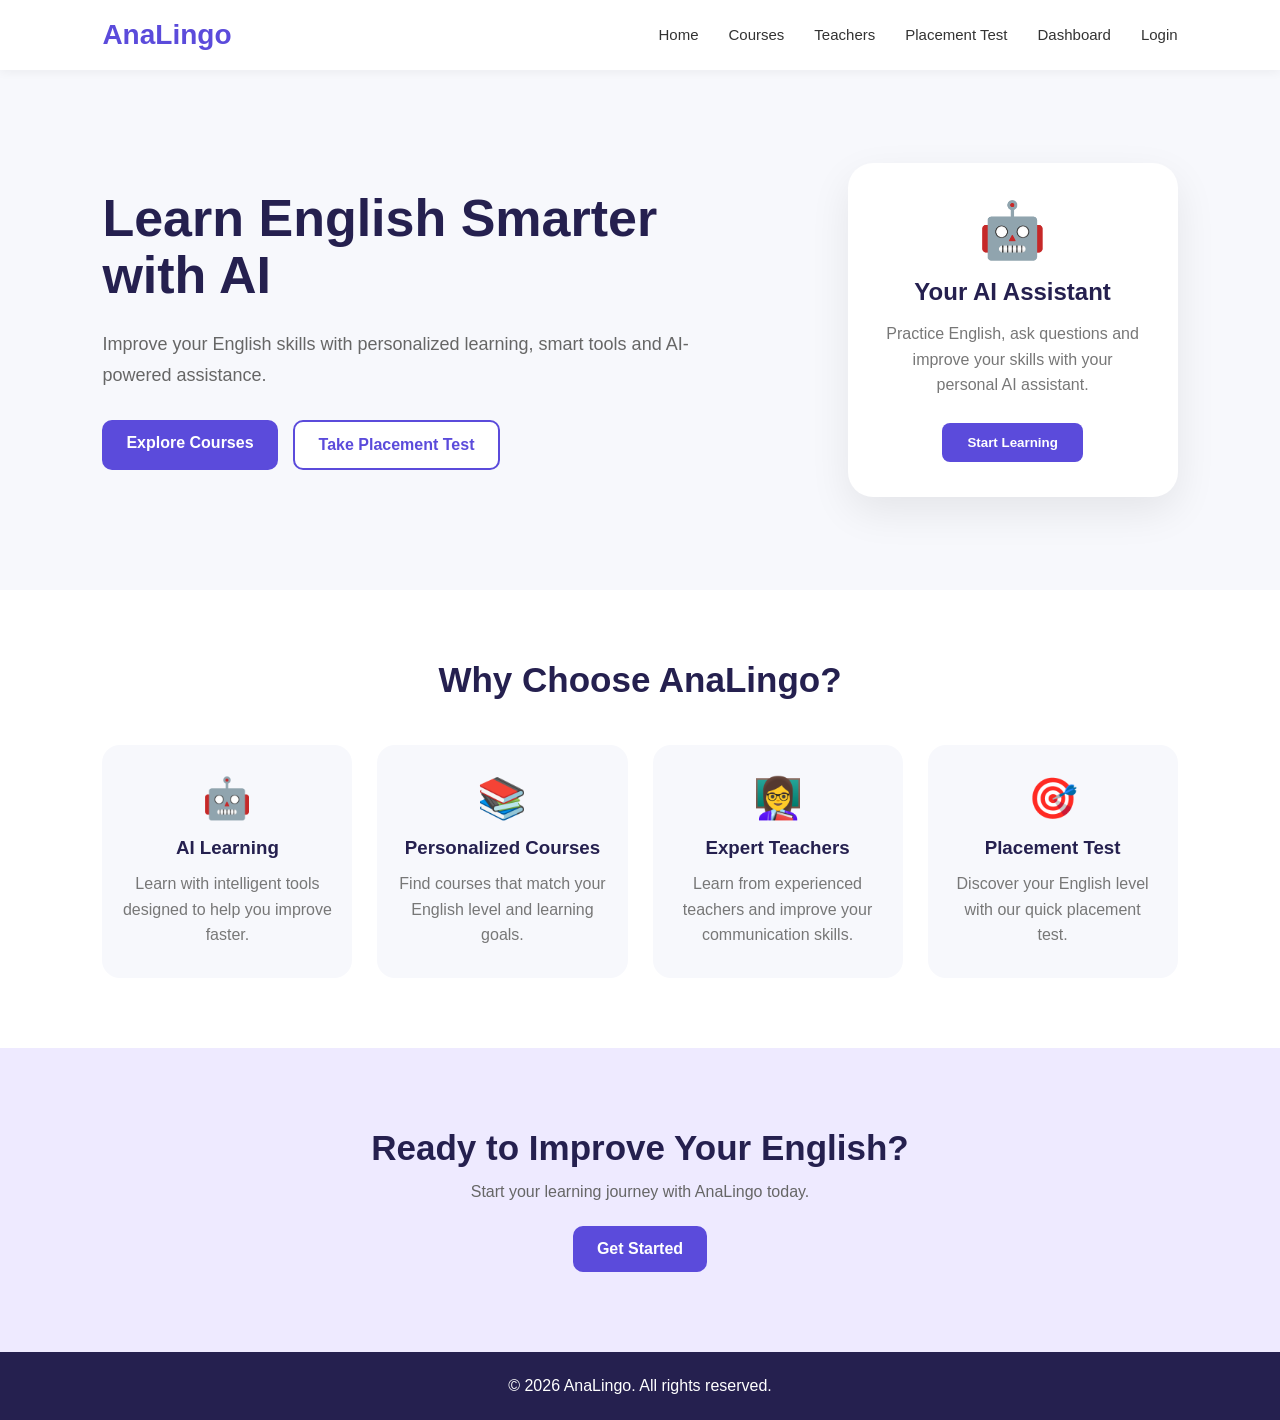
<file: index.html>
<!DOCTYPE html>
<html lang="en">
<head>
    <meta charset="UTF-8">
    <meta name="viewport" content="width=device-width, initial-scale=1.0">
    <title>AnaLingo</title>
    <link rel="stylesheet" href="css/style.css">
</head>
<body>
    <nav class="navbar">
        <div class="logo">
            AnaLingo
        </div>
        <ul class="nav-links">
            <li>
                <a href="index.html">Home</a>
            </li>
            <li>
                <a href="courses.html">Courses</a>
            </li>
            <li>
                <a href="teachers.html">Teachers</a>
            </li>
            <li>
                <a href="placement-test.html">Placement Test</a>
            </li>
            <li>
                <a href="dashboard.html">Dashboard</a>
            </li>
            <li>
                <a href="login.html">Login</a>
            </li>
        </ul>
    </nav>
    <section class="hero">
        <div class="hero-content">
            <h1>
                Learn English Smarter with AI
            </h1>
            <p>
                Improve your English skills with personalized
                learning, smart tools and AI-powered assistance.
            </p>
            <div class="hero-buttons">
                <a href="courses.html" class="btn primary-btn">
                    Explore Courses
                </a>
                <a href="placement-test.html" class="btn secondary-btn">
                    Take Placement Test
                </a>
            </div>
        </div>
        <div class="ai-card">
            <div class="ai-icon">
                🤖
            </div>
            <h2>
                Your AI Assistant
            </h2>
            <p>
                Practice English, ask questions and improve
                your skills with your personal AI assistant.
            </p>
            <button class="chat-btn">
                Start Learning
            </button>
        </div>
    </section>
    <section class="features">
        <h2>
            Why Choose AnaLingo?
        </h2>
        <div class="feature-container">
            <div class="feature-card">
                <div class="feature-icon">
                    🤖
                </div>
                <h3>
                    AI Learning
                </h3>
                <p>
                    Learn with intelligent tools designed
                    to help you improve faster.
                </p>
            </div>
            <div class="feature-card">
                <div class="feature-icon">
                    📚
                </div>
                <h3>
                    Personalized Courses
                </h3>
                <p>
                    Find courses that match your English
                    level and learning goals.
                </p>
            </div>
            <div class="feature-card">
                <div class="feature-icon">
                    👩‍🏫
                </div>
                <h3>
                    Expert Teachers
                </h3>
                <p>
                    Learn from experienced teachers and
                    improve your communication skills.
                </p>
            </div>
            <div class="feature-card">
                <div class="feature-icon">
                    🎯
                </div>
                <h3>
                    Placement Test
                </h3>
                <p>
                    Discover your English level with
                    our quick placement test.
                </p>
            </div>
        </div>
    </section>
    <section class="cta">
        <h2>
            Ready to Improve Your English?
        </h2>
        <p>
            Start your learning journey with AnaLingo today.
        </p>
        <a href="courses.html" class="btn primary-btn">
            Get Started
        </a>
    </section>
    <footer>
        <p>
            © 2026 AnaLingo. All rights reserved.
        </p>
    </footer
</file>
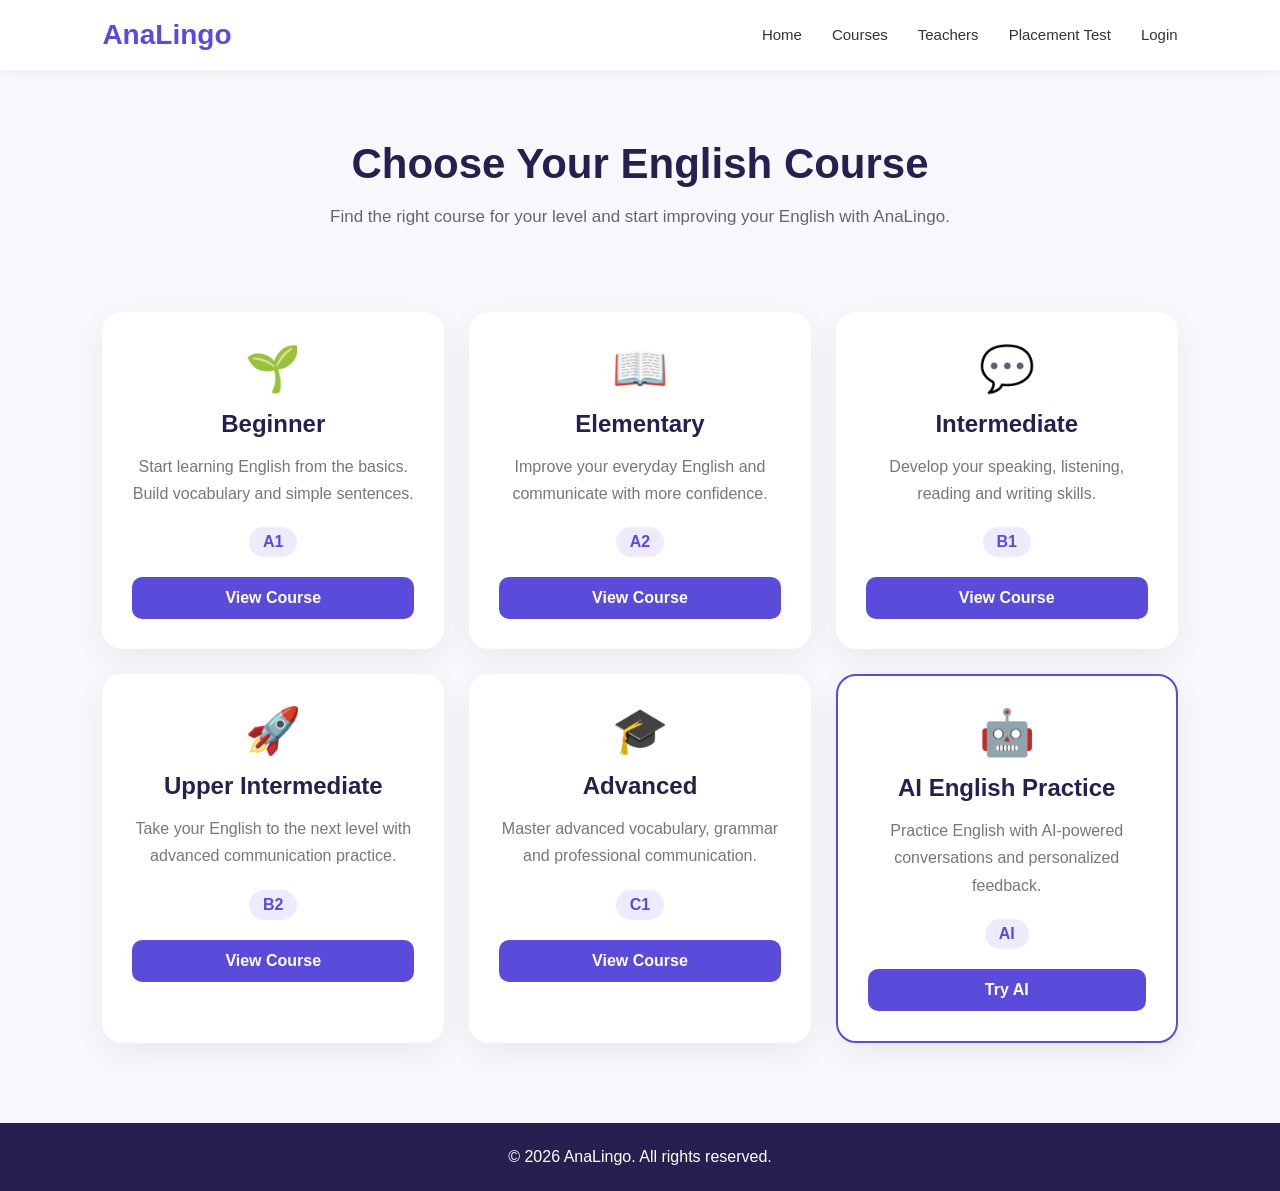
<file: courses.html>
<!DOCTYPE html>
<html lang="en">
<head>
    <meta charset="UTF-8">
    <meta name="viewport" content="width=device-width, initial-scale=1.0">
    <title>AnaLingo - Courses</title>
    <link rel="stylesheet" href="css/style.css">
</head>
<body>
    <nav class="navbar">
        <div class="logo">AnaLingo</div>
        <ul class="nav-links">
            <li><a href="index.html">Home</a></li>
            <li><a href="courses.html">Courses</a></li>
            <li><a href="teachers.html">Teachers</a></li>
            <li><a href="placement-test.html">Placement Test</a></li>
            <li><a href="login.html">Login</a></li>
        </ul>
    </nav>
    <section class="courses-hero">
        <h1>Choose Your English Course</h1>
        <p>
            Find the right course for your level and start
            improving your English with AnaLingo.
        </p>
    </section>
    <section class="courses">
        <div class="course-card">
            <div class="course-icon">🌱</div>
            <h2>Beginner</h2>
            <p>
                Start learning English from the basics.
                Build vocabulary and simple sentences.
            </p>
            <span class="level">A1</span>
            <a href="#" class="course-btn">View Course</a>
        </div>
        <div class="course-card">
            <div class="course-icon">📖</div>
            <h2>Elementary</h2>
            <p>
                Improve your everyday English and
                communicate with more confidence.
            </p>
            <span class="level">A2</span>
            <a href="#" class="course-btn">View Course</a>
        </div>
        <div class="course-card">
            <div class="course-icon">💬</div>
            <h2>Intermediate</h2>
            <p>
                Develop your speaking, listening,
                reading and writing skills.
            </p>
            <span class="level">B1</span>
            <a href="#" class="course-btn">View Course</a>
        </div>
        <div class="course-card">
            <div class="course-icon">🚀</div>
            <h2>Upper Intermediate</h2>
            <p>
                Take your English to the next level
                with advanced communication practice.
            </p>
            <span class="level">B2</span>
            <a href="#" class="course-btn">View Course</a>
        </div>
        <div class="course-card">
            <div class="course-icon">🎓</div>
            <h2>Advanced</h2>
            <p>
                Master advanced vocabulary, grammar
                and professional communication.
            </p>
            <span class="level">C1</span>
            <a href="#" class="course-btn">View Course</a>
        </div>
        <div class="course-card ai-course">
            <div class="course-icon">🤖</div>
            <h2>AI English Practice</h2>
            <p>
                Practice English with AI-powered
                conversations and personalized feedback.
            </p>
            <span class="level">AI</span>
            <a href="#" class="course-btn">Try AI</a>
        </div>
    </section>
    <footer>
        <p>© 2026 AnaLingo. All rights reserved.</p>
    </footer>
</body>
</html>
</file>
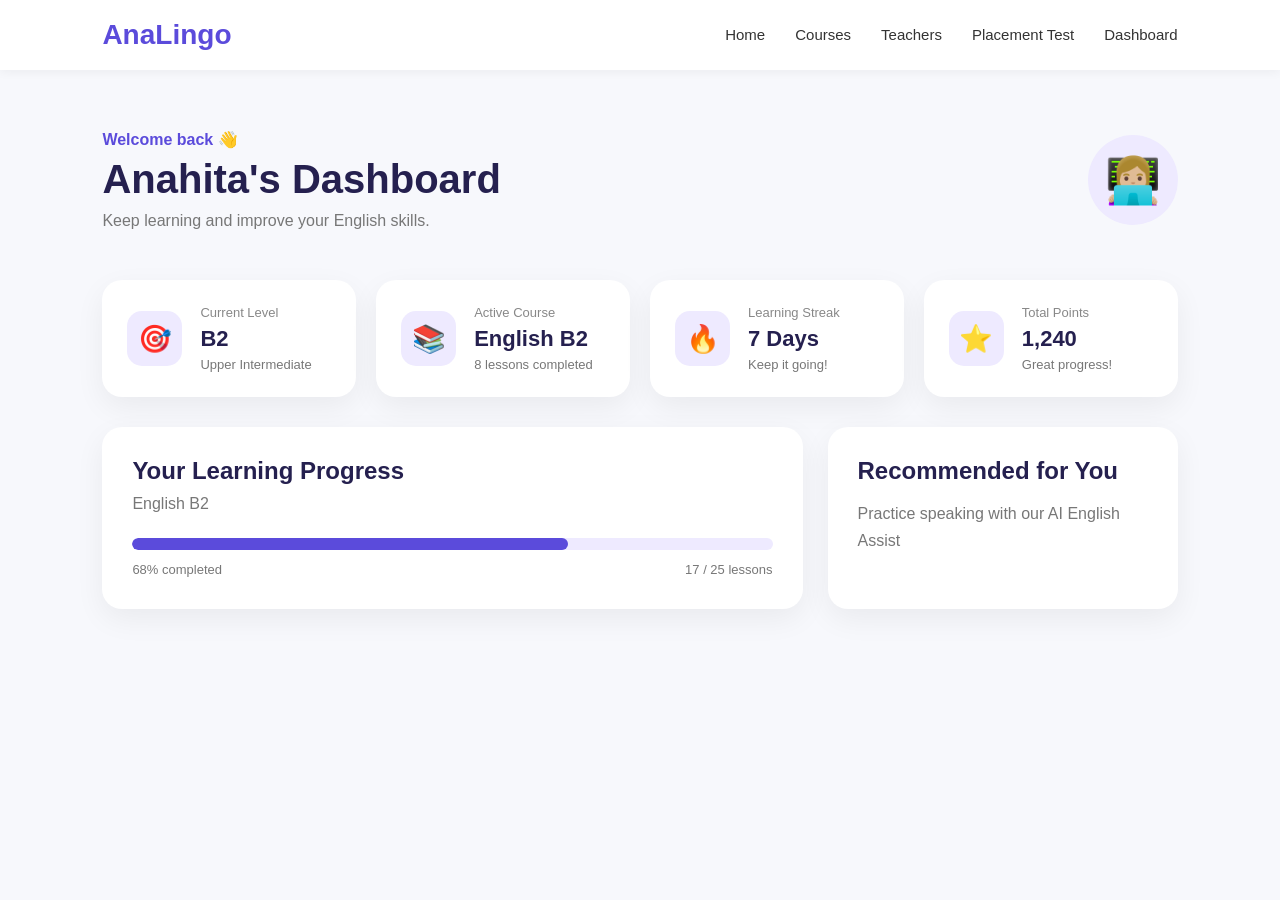
<file: dashboard.html>
<!DOCTYPE html>
<html lang="en">
<head>
    <meta charset="UTF-8">
    <meta name="viewport" content="width=device-width, initial-scale=1.0">
    <title>AnaLingo - Dashboard</title>
    <link rel="stylesheet" href="css/style.css">
</head>
<body>
    <nav class="navbar">
        <div class="logo">
            AnaLingo
        </div>
        <ul class="nav-links">
            <li>
                <a href="index.html">Home</a>
            </li>
            <li>
                <a href="courses.html">Courses</a>
            </li>
            <li>
                <a href="teachers.html">Teachers</a>
            </li>
            <li>
                <a href="placement-test.html">Placement Test</a>
            </li>
            <li>
                <a href="dashboard.html">Dashboard</a>
            </li>
        </ul>
    </nav>
    <section class="dashboard-header">
        <div>
            <p class="welcome">
                Welcome back 👋
            </p>
            <h1 id="dashboardName">
                Anahita's Dashboard
            </h1>
            <p>
                Keep learning and improve your English skills.
            </p>
        </div>
        <div class="dashboard-avatar">
            👩🏼‍💻
        </div>
    </section>
    <section class="dashboard">
        <div class="dashboard-grid">
            <div class="dashboard-card level-card">
                <div class="card-icon">
                    🎯
                </div>
                <div>
                    <span>
                        Current Level
                    </span>
                    <h2>
                        B2
                    </h2>
                    <p>
                        Upper Intermediate
                    </p>
                </div>
            </div>
            <div class="dashboard-card">
                <div class="card-icon">
                    📚
                </div>
                <div>
                    <span>
                        Active Course
                    </span>
                    <h2>
                        English B2
                    </h2>
                    <p>
                        8 lessons completed
                    </p>
                </div>
            </div>
            <div class="dashboard-card">
                <div class="card-icon">
                    🔥
                </div>
                <div>
                    <span>
                        Learning Streak
                    </span>
                    <h2>
                        7 Days
                    </h2>
                    <p>
                        Keep it going!
                    </p>
                </div>
            </div>
            <div class="dashboard-card">
                <div class="card-icon">
                    ⭐
                </div>
                <div>
                    <span>
                        Total Points
                    </span>
                    <h2>
                        1,240
                    </h2>
                    <p>
                        Great progress!
                    </p>
                </div>
            </div>
        </div>
        <div class="dashboard-content">
            <div class="progress-card">
                <h2>
                    Your Learning Progress
                </h2>
                <p>
                    English B2
                </p>
                <div class="learning-progress">
                    <div class="learning-progress-bar"></div>
                </div>
                <div class="progress-info">
                    <span>
                        68% completed
                    </span>
                    <span>
                        17 / 25 lessons
                    </span>
                </div>
            </div>
            <div class="recommended-card">
                <h2>
                    Recommended for You
                </h2>
                <p>
                    Practice speaking with our AI English Assist
<script>
    const userName =
        localStorage.getItem("userName");
    if (userName) {
        document.getElementById("dashboardName").textContent =
            `${userName}'s Dashboard`;
    }
</script>
</file>
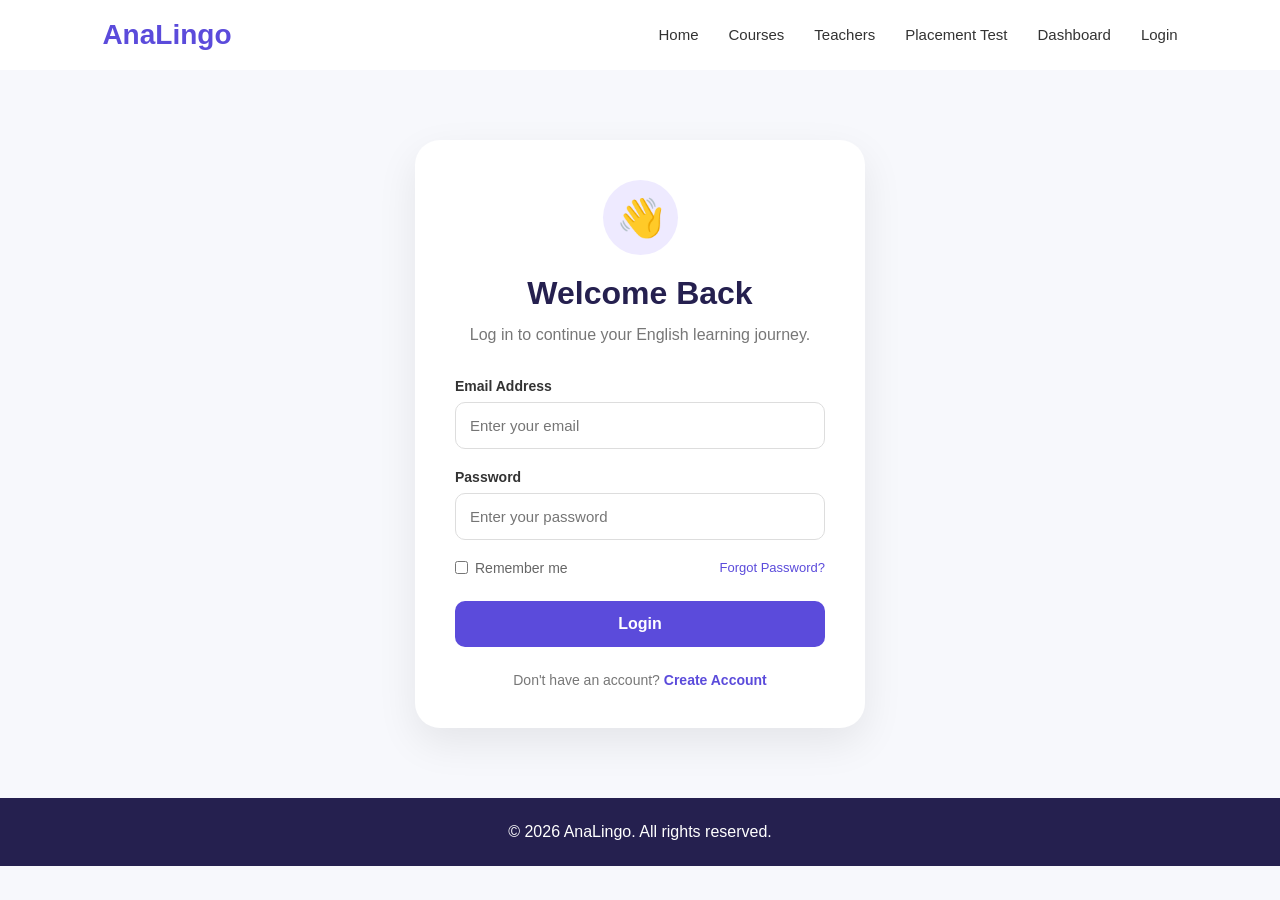
<file: login.html>
<!DOCTYPE html>
<html lang="en">
<head>
    <meta charset="UTF-8">
    <meta name="viewport" content="width=device-width, initial-scale=1.0">
    <title>AnaLingo - Login</title>
    <link rel="stylesheet" href="css/style.css">
</head>
<body>
    <nav class="navbar">
        <div class="logo">
            AnaLingo
        </div>
        <ul class="nav-links">
            <li>
                <a href="index.html">Home</a>
            </li>
            <li>
                <a href="courses.html">Courses</a>
            </li>
            <li>
                <a href="teachers.html">Teachers</a>
            </li>
            <li>
                <a href="placement-test.html">Placement Test</a>
            </li>
            <li>
                <a href="dashboard.html">Dashboard</a>
            </li>
            <li>
                <a href="login.html">Login</a>
            </li>
        </ul>
    </nav>
    <section class="login-section">
        <div class="login-card">
            <div class="login-icon">
                👋
            </div>
            <h1>
                Welcome Back
            </h1>
            <p class="login-description">
                Log in to continue your English learning journey.
            </p>
            <form id="loginForm">
                <label for="email">
                    Email Address
                </label>
                <input
                    type="email"
                    id="email"
                    placeholder="Enter your email"
                    required
                >
                <label for="password">
                    Password
                </label>
                <input
                    type="password"
                    id="password"
                    placeholder="Enter your password"
                    required
                >
                <div class="login-options">
                    <label class="remember">
                        <input type="checkbox">
                        Remember me
                    </label>
                    <a href="#">
                        Forgot Password?
                    </a>
                </div>
                <button
                    type="submit"
                    class="login-btn"
                >
                    Login
                </button>
            </form>
<p class="signup-text">
    Don't have an account?
    <button
        type="button"
        onclick="window.location.href='signup.html'"
        style="
            border: none;
            background: none;
            color: #5b4bdb;
            font-weight: bold;
            cursor: pointer;
            font-size: 14px;
        "
    >
        Create Account
    </button>
</p>
        </div>
    </section>
    <footer>
        <p>
            © 2026 AnaLingo. All rights reserved.
        </p>
    </footer>
    <script>
        document
            .getElementById("loginForm")
            .addEventListener("submit", function(event) {
                event.preventDefault();
                const email =
                    document.getElementById("email").value;
                const password =
                    document.getElementById("password").value;
                if (
                    email !== "" &&
                    password !== ""
                ) {
                    window.location.href =
                        "dashboard.html";
                }
            });
    </script>
</body>
</html>
</file>
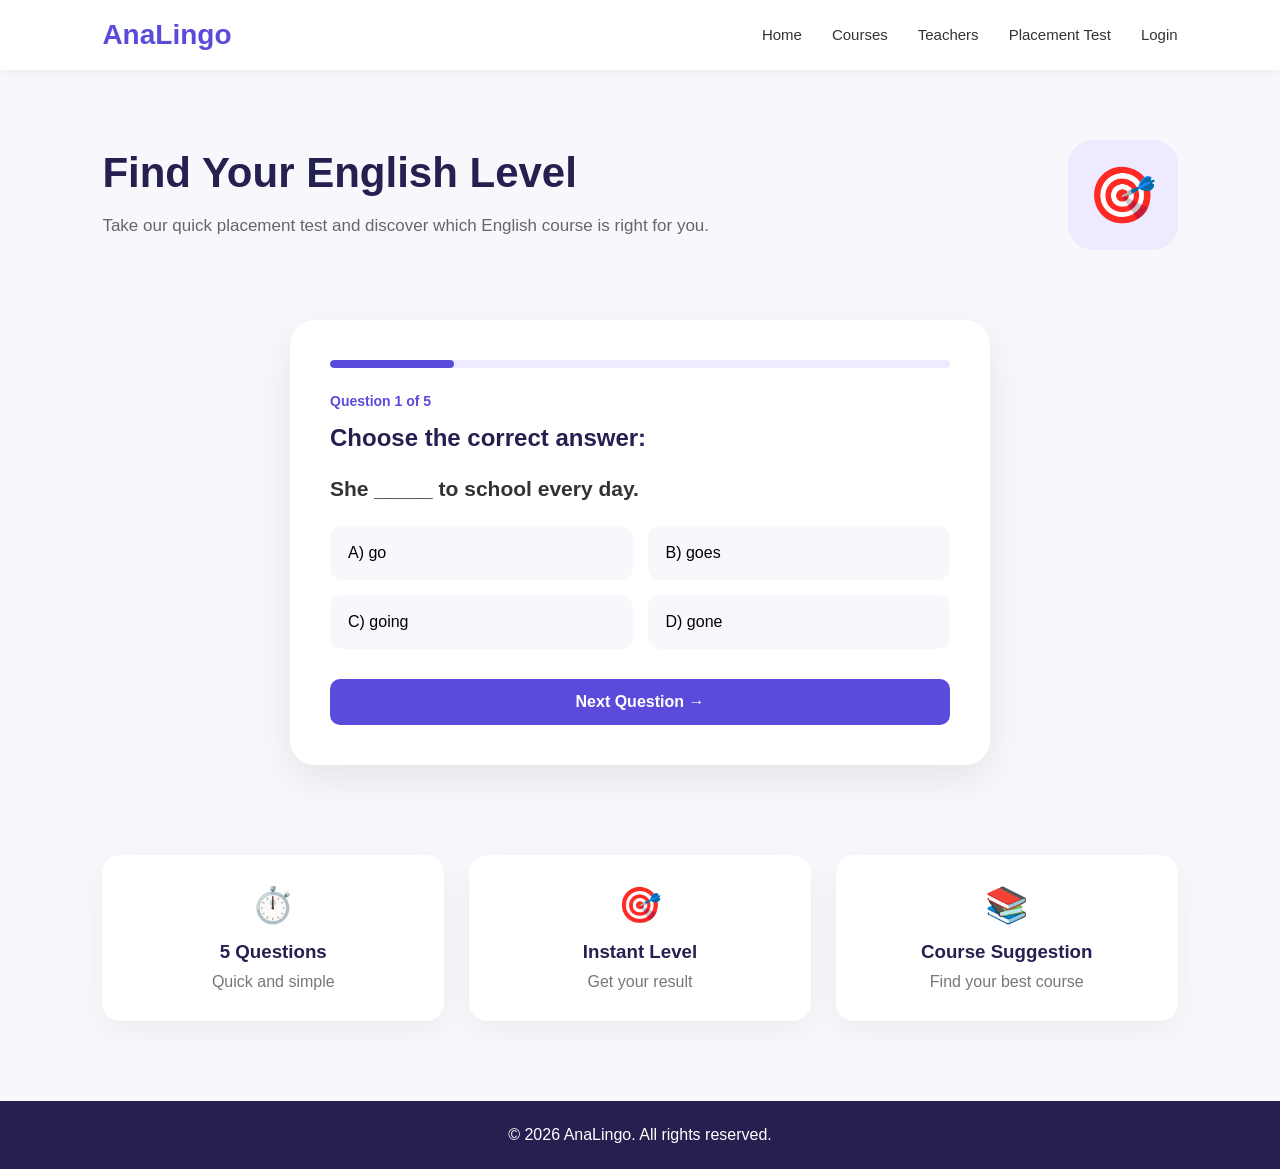
<file: placement-test.html>
<!DOCTYPE html>
<html lang="en">
<head>
    <meta charset="UTF-8">
    <meta name="viewport" content="width=device-width, initial-scale=1.0">
    <title>AnaLingo - Placement Test</title>
    <link rel="stylesheet" href="css/style.css">
</head>
<body>
    <nav class="navbar">
        <div class="logo">
            AnaLingo
        </div>
        <ul class="nav-links">
            <li>
                <a href="index.html">Home</a>
            </li>
            <li>
                <a href="courses.html">Courses</a>
            </li>
            <li>
                <a href="teachers.html">Teachers</a>
            </li>
            <li>
                <a href="placement-test.html">Placement Test</a>
            </li>
            <li>
                <a href="login.html">Login</a>
            </li>
        </ul>
    </nav>
    <section class="test-hero">
        <div>
            <h1>Find Your English Level</h1>
            <p>
                Take our quick placement test and discover
                which English course is right for you.
            </p>
        </div>
        <div class="test-icon">
            🎯
        </div>
    </section>
    <section class="test-section">
        <div class="test-card">
            <div class="progress">
                <div class="progress-bar"></div>
            </div>
            <p class="question-number">
                Question 1 of 5
            </p>
            <h2>
                Choose the correct answer:
            </h2>
            <p class="question">
                She _____ to school every day.
            </p>
            <div class="answers">
                <button class="answer">
                    A) go
                </button>
                <button class="answer">
                    B) goes
                </button>
                <button class="answer">
                    C) going
                </button>
                <button class="answer">
                    D) gone
                </button>
            </div>
            <button class="next-btn">
                Next Question →
            </button>
        </div>
    </section>
    <section class="test-info">
        <div>
            <span>⏱️</span>
            <h3>5 Questions</h3>
            <p>Quick and simple</p>
        </div>
        <div>
            <span>🎯</span>
            <h3>Instant Level</h3>
            <p>Get your result</p>
        </div>
        <div>
            <span>📚</span>
            <h3>Course Suggestion</h3>
            <p>Find your best course</p>
        </div>
    </section>
    <footer>
        <p>
            © 2026 AnaLingo. All rights reserved.
        </p>
    </footer>
    <script src="script.js"></script>
</body>
</html>
</file>
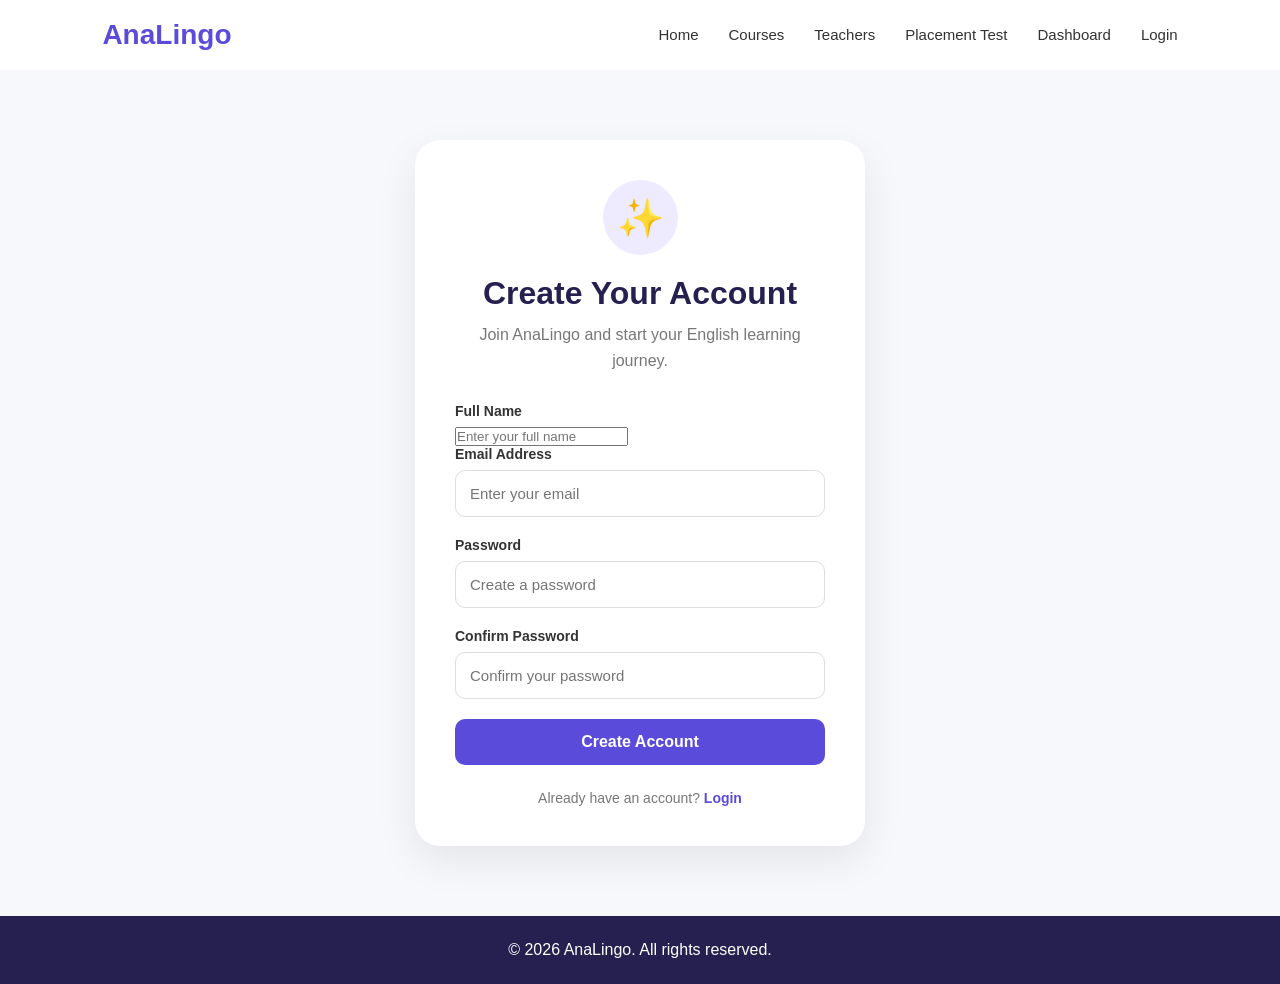
<file: signup.html>
<!DOCTYPE html>
<html lang="en">
<head>
    <meta charset="UTF-8">
    <meta name="viewport" content="width=device-width, initial-scale=1.0">
    <title>AnaLingo - Create Account</title>
    <link rel="stylesheet" href="css/style.css">
</head>
<body>
    <nav class="navbar">
        <div class="logo">
            AnaLingo
        </div>
        <ul class="nav-links">
            <li>
                <a href="index.html">Home</a>
            </li>
            <li>
                <a href="courses.html">Courses</a>
            </li>
            <li>
                <a href="teachers.html">Teachers</a>
            </li>
            <li>
                <a href="placement-test.html">Placement Test</a>
            </li>
            <li>
                <a href="dashboard.html">Dashboard</a>
            </li>
            <li>
                <a href="login.html">Login</a>
            </li>
        </ul>
    </nav>
    <section class="login-section">
        <div class="login-card">
            <div class="login-icon">
                ✨
            </div>
            <h1>
                Create Your Account
            </h1>
            <p class="login-description">
                Join AnaLingo and start your English learning journey.
            </p>
            <form id="signupForm">
                <label for="name">
                    Full Name
                </label>
                <input
                    type="text"
                    id="name"
                    placeholder="Enter your full name"
                    required
                >
                <label for="email">
                    Email Address
                </label>
                <input
                    type="email"
                    id="email"
                    placeholder="Enter your email"
                    required
                >
                <label for="password">
                    Password
                </label>
                <input
                    type="password"
                    id="password"
                    placeholder="Create a password"
                    required
                >
                <label for="confirm-password">
                    Confirm Password
                </label>
                <input
                    type="password"
                    id="confirm-password"
                    placeholder="Confirm your password"
                    required
                >
                <button
                    type="submit"
                    class="login-btn"
                >
                    Create Account
                </button>
            </form>
            <p class="signup-text">
                Already have an account?
                <a href="login.html">
                    Login
                </a>
            </p>
        </div>
    </section>
    <footer>
        <p>
            © 2026 AnaLingo. All rights reserved.
        </p>
    </footer>
    <script>
    document
        .getElementById("signupForm")
        .addEventListener("submit", function(event) {
            event.preventDefault();
            const name =
                document.getElementById("name").value.trim();
            const email =
                document.getElementById("email").value.trim();
            const password =
                document.getElementById("password").value;
            const confirmPassword =
                document.getElementById("confirm-password").value;
            if (password !== confirmPassword) {
                alert("Passwords do not match.");
                return;
            }
            if (
                name !== "" &&
                email !== "" &&
                password !== ""
            ) {
                localStorage.setItem("userName", name);
                alert(
                    "Account created successfully! Welcome to AnaLingo 🎉"
                );
                window.location.href = "dashboard.html";
            }
        });
</script>
</body>
</html>
</file>
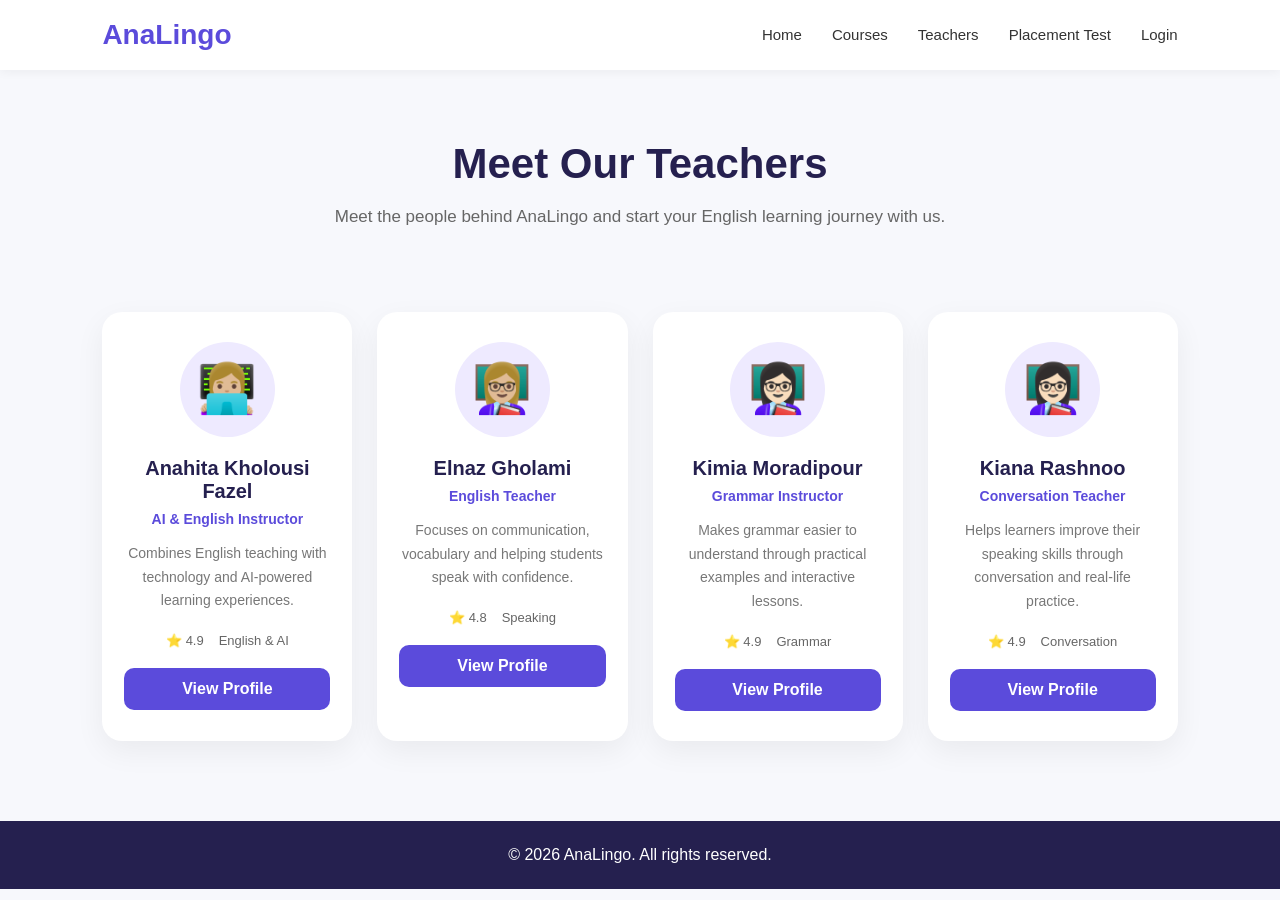
<file: teachers.html>
<!DOCTYPE html>
<html lang="en">
<head>
    <meta charset="UTF-8">
    <meta name="viewport" content="width=device-width, initial-scale=1.0">
    <title>AnaLingo - Teachers</title>
    <link rel="stylesheet" href="css/style.css">
</head>
<body>
    <nav class="navbar">
        <div class="logo">AnaLingo</div>
        <ul class="nav-links">
            <li><a href="index.html">Home</a></li>
            <li><a href="courses.html">Courses</a></li>
            <li><a href="teachers.html">Teachers</a></li>
            <li><a href="placement-test.html">Placement Test</a></li>
            <li><a href="login.html">Login</a></li>
        </ul>
    </nav>
    <section class="teachers-hero">
        <h1>Meet Our Teachers</h1>
        <p>
            Meet the people behind AnaLingo and start
            your English learning journey with us.
        </p>
    </section>
    <section class="teachers">
        <div class="teacher-card">
            <div class="teacher-avatar">👩🏼‍💻</div>
            <h2>Anahita Kholousi Fazel</h2>
            <span>AI & English Instructor</span>
            <p>
                Combines English teaching with technology
                and AI-powered learning experiences.
            </p>
            <div class="teacher-info">
                <span>⭐ 4.9</span>
                <span>English & AI</span>
            </div>
            <a href="#" class="teacher-btn">
                View Profile
            </a>
        </div>
        <div class="teacher-card">
            <div class="teacher-avatar">👩🏼‍🏫</div>
            <h2>Elnaz Gholami</h2>
            <span>English Teacher</span>
            <p>
                Focuses on communication, vocabulary
                and helping students speak with confidence.
            </p>
            <div class="teacher-info">
                <span>⭐ 4.8</span>
                <span>Speaking</span>
            </div>
            <a href="#" class="teacher-btn">
                View Profile
            </a>
        </div>
        <div class="teacher-card">
            <div class="teacher-avatar">👩🏻‍🏫</div>
            <h2>Kimia Moradipour</h2>
            <span>Grammar Instructor</span>
            <p>
                Makes grammar easier to understand through
                practical examples and interactive lessons.
            </p>
            <div class="teacher-info">
                <span>⭐ 4.9</span>
                <span>Grammar</span>
            </div>
            <a href="#" class="teacher-btn">
                View Profile
            </a>
        </div>
        <div class="teacher-card">
            <div class="teacher-avatar">👩🏻‍🏫</div>
            <h2>Kiana Rashnoo</h2>
            <span>Conversation Teacher</span>
            <p>
                Helps learners improve their speaking skills
                through conversation and real-life practice.
            </p>
            <div class="teacher-info">
                <span>⭐ 4.9</span>
                <span>Conversation</span>
            </div>
            <a href="#" class="teacher-btn">
                View Profile
            </a>
        </div>
    </section>
    <footer>
        <p>© 2026 AnaLingo. All rights reserved.</p>
    </footer>
</body>
</html>
</file>
<file: css/style.css>
* {
    margin: 0;
    padding: 0;
    box-sizing: border-box;
}
body {
    font-family: Arial, sans-serif;
    background: #f7f8fc;
    color: #222;
}
.navbar {
    height: 70px;
    background: white;
    display: flex;
    align-items: center;
    justify-content: space-between;
    padding: 0 8%;
    box-shadow: 0 2px 10px rgba(0, 0, 0, 0.05);
}
.logo {
    font-size: 28px;
    font-weight: bold;
    color: #5b4bdb;
}
.nav-links {
    display: flex;
    list-style: none;
    gap: 30px;
}
.nav-links a {
    text-decoration: none;
    color: #333;
    font-size: 15px;
}
.nav-links a:hover {
    color: #5b4bdb;
}
.hero {
    min-height: 520px;
    padding: 80px 8%;
    display: flex;
    align-items: center;
    justify-content: space-between;
    gap: 60px;
}
.hero-content {
    max-width: 600px;
}
.hero-content h1 {
    font-size: 52px;
    line-height: 1.1;
    margin-bottom: 25px;
    color: #25204f;
}
.hero-content p {
    font-size: 18px;
    line-height: 1.7;
    color: #666;
    margin-bottom: 30px;
}
.hero-buttons {
    display: flex;
    gap: 15px;
}
.btn {
    display: inline-block;
    padding: 14px 24px;
    border-radius: 10px;
    text-decoration: none;
    font-weight: bold;
}
.primary-btn {
    background: #5b4bdb;
    color: white;
}
.secondary-btn {
    background: white;
    color: #5b4bdb;
    border: 2px solid #5b4bdb;
}
.ai-card {
    width: 330px;
    padding: 35px;
    background: white;
    border-radius: 25px;
    text-align: center;
    box-shadow: 0 15px 40px rgba(0, 0, 0, 0.08);
}
.ai-icon {
    font-size: 55px;
    margin-bottom: 15px;
}
.ai-card h2 {
    color: #25204f;
    margin-bottom: 15px;
}
.ai-card p {
    color: #777;
    line-height: 1.6;
    margin-bottom: 25px;
}
.chat-btn {
    border: none;
    padding: 12px 25px;
    border-radius: 8px;
    background: #5b4bdb;
    color: white;
    font-weight: bold;
    cursor: pointer;
}
.features {
    padding: 70px 8%;
    background: white;
    text-align: center;
}
.features > h2 {
    font-size: 35px;
    margin-bottom: 45px;
    color: #25204f;
}
.feature-container {
    display: grid;
    grid-template-columns: repeat(4, 1fr);
    gap: 25px;
}
.feature-card {
    padding: 30px 20px;
    border-radius: 18px;
    background: #f7f8fc;
}
.feature-icon {
    font-size: 40px;
    margin-bottom: 15px;
}
.feature-card h3 {
    margin-bottom: 12px;
    color: #25204f;
}
.feature-card p {
    color: #777;
    line-height: 1.6;
}
.cta {
    padding: 80px 20px;
    text-align: center;
    background: #eeeaff;
}
.cta h2 {
    font-size: 35px;
    color: #25204f;
    margin-bottom: 15px;
}
.cta p {
    color: #666;
    margin-bottom: 25px;
}
footer {
    padding: 25px;
    text-align: center;
    background: #25204f;
    color: white;
}
@media (max-width: 900px) {
    .hero {
        flex-direction: column;
        text-align: center;
    }
    .hero-buttons {
        justify-content: center;
    }
    .feature-container {
        grid-template-columns: repeat(2, 1fr);
    }
    .nav-links {
        gap: 12px;
    }
}
@media (max-width: 600px) {
    .navbar {
        padding: 0 4%;
    }
    .nav-links {
        display: none;
    }
    .hero-content h1 {
        font-size: 38px;
    }
    .feature-container {
        grid-template-columns: 1fr;
    }
    .ai-card {
        width: 100%;
    }
}
.courses-hero {
    padding: 70px 20px 50px;
    text-align: center;
}
.courses-hero h1 {
    font-size: 42px;
    color: #25204f;
    margin-bottom: 15px;
}
.courses-hero p {
    max-width: 650px;
    margin: 0 auto;
    color: #666;
    font-size: 17px;
    line-height: 1.7;
}
.courses {
    padding: 30px 8% 80px;
    display: grid;
    grid-template-columns: repeat(3, 1fr);
    gap: 25px;
}
.course-card {
    background: white;
    padding: 30px;
    border-radius: 20px;
    text-align: center;
    box-shadow: 0 10px 30px rgba(0, 0, 0, 0.06);
    transition: 0.3s;
}
.course-card:hover {
    transform: translateY(-7px);
}
.course-icon {
    font-size: 45px;
    margin-bottom: 15px;
}
.course-card h2 {
    color: #25204f;
    margin-bottom: 15px;
}
.course-card p {
    color: #777;
    line-height: 1.7;
    margin-bottom: 20px;
}
.level {
    display: inline-block;
    padding: 6px 14px;
    border-radius: 20px;
    background: #eeeaff;
    color: #5b4bdb;
    font-weight: bold;
    margin-bottom: 20px;
}
.course-btn {
    display: block;
    width: 100%;
    padding: 12px;
    background: #5b4bdb;
    color: white;
    text-decoration: none;
    border-radius: 10px;
    font-weight: bold;
}
.course-btn:hover {
    background: #4939c7;
}
.ai-course {
    border: 2px solid #5b4bdb;
}
@media (max-width: 900px) {
    .courses {
        grid-template-columns: repeat(2, 1fr);
    }
}
@media (max-width: 600px) {
    .courses {
        grid-template-columns: 1fr;
        padding-left: 5%;
        padding-right: 5%;
    }
    .courses-hero h1 {
        font-size: 32px;
    }
}
.teachers-hero {
    padding: 70px 20px 50px;
    text-align: center;
}
.teachers-hero h1 {
    font-size: 42px;
    color: #25204f;
    margin-bottom: 15px;
}
.teachers-hero p {
    max-width: 650px;
    margin: 0 auto;
    color: #666;
    font-size: 17px;
    line-height: 1.7;
}
.teachers {
    padding: 30px 8% 80px;
    display: grid;
    grid-template-columns: repeat(4, 1fr);
    gap: 25px;
}
.teacher-card {
    background: white;
    padding: 30px 22px;
    border-radius: 20px;
    text-align: center;
    box-shadow: 0 10px 30px rgba(0, 0, 0, 0.06);
    transition: transform 0.3s ease, box-shadow 0.3s ease;
}
.teacher-card:hover {
    transform: translateY(-7px);
    box-shadow: 0 15px 35px rgba(0, 0, 0, 0.1);
}
.teacher-avatar {
    width: 95px;
    height: 95px;
    margin: 0 auto 20px;
    border-radius: 50%;
    background: #eeeaff;
    display: flex;
    align-items: center;
    justify-content: center;
    font-size: 48px;
}
.teacher-card h2 {
    font-size: 20px;
    color: #25204f;
    margin-bottom: 8px;
}
.teacher-card > span {
    display: block;
    color: #5b4bdb;
    font-weight: bold;
    font-size: 14px;
    margin-bottom: 15px;
}
.teacher-card p {
    color: #777;
    line-height: 1.7;
    font-size: 14px;
    min-height: 70px;
    margin-bottom: 20px;
}
.teacher-info {
    display: flex;
    justify-content: center;
    gap: 15px;
    margin-bottom: 20px;
    font-size: 13px;
    color: #666;
}
.teacher-btn {
    display: block;
    padding: 12px;
    background: #5b4bdb;
    color: white;
    text-decoration: none;
    border-radius: 10px;
    font-weight: bold;
    transition: background 0.3s ease;
}
.teacher-btn:hover {
    background: #4939c7;
}
@media (max-width: 1100px) {
    .teachers {
        grid-template-columns: repeat(2, 1fr);
    }
}
@media (max-width: 600px) {
    .teachers {
        grid-template-columns: 1fr;
        padding-left: 5%;
        padding-right: 5%;
    }
    .teachers-hero {
        padding-top: 50px;
    }
    .teachers-hero h1 {
        font-size: 32px;
    }
    .teacher-card {
        padding: 25px 20px;
    }
}
.test-hero {
    padding: 70px 8% 50px;
    display: flex;
    align-items: center;
    justify-content: space-between;
    gap: 40px;
}
.test-hero h1 {
    font-size: 42px;
    color: #25204f;
    margin-bottom: 15px;
}
.test-hero p {
    max-width: 650px;
    color: #666;
    font-size: 17px;
    line-height: 1.7;
}
.test-icon {
    width: 110px;
    height: 110px;
    border-radius: 25px;
    background: #eeeaff;
    display: flex;
    align-items: center;
    justify-content: center;
    font-size: 55px;
}
.test-section {
    padding: 20px 8% 70px;
    display: flex;
    justify-content: center;
}
.test-card {
    width: 100%;
    max-width: 700px;
    background: white;
    padding: 40px;
    border-radius: 25px;
    box-shadow: 0 15px 40px rgba(0, 0, 0, 0.08);
}
.progress {
    width: 100%;
    height: 8px;
    background: #eeeaff;
    border-radius: 10px;
    overflow: hidden;
    margin-bottom: 25px;
}
.progress-bar {
    width: 20%;
    height: 100%;
    background: #5b4bdb;
    border-radius: 10px;
}
.question-number {
    color: #5b4bdb;
    font-weight: bold;
    font-size: 14px;
    margin-bottom: 15px;
}
.test-card h2 {
    color: #25204f;
    font-size: 24px;
    margin-bottom: 25px;
}
.question {
    font-size: 21px;
    font-weight: bold;
    color: #333;
    margin-bottom: 25px;
}
.answers {
    display: grid;
    grid-template-columns: 1fr 1fr;
    gap: 15px;
    margin-bottom: 30px;
}
.answer {
    padding: 16px;
    background: #f7f8fc;
    border: 2px solid transparent;
    border-radius: 12px;
    text-align: left;
    font-size: 16px;
    cursor: pointer;
    transition: 0.3s;
}
.answer:hover {
    border-color: #5b4bdb;
    background: #eeeaff;
}
.next-btn {
    width: 100%;
    padding: 14px;
    border: none;
    border-radius: 10px;
    background: #5b4bdb;
    color: white;
    font-size: 16px;
    font-weight: bold;
    cursor: pointer;
    transition: 0.3s;
}
.next-btn:hover {
    background: #4939c7;
}
.test-info {
    padding: 20px 8% 80px;
    display: grid;
    grid-template-columns: repeat(3, 1fr);
    gap: 25px;
}
.test-info > div {
    background: white;
    padding: 30px;
    border-radius: 18px;
    text-align: center;
    box-shadow: 0 10px 30px rgba(0, 0, 0, 0.05);
}
.test-info span {
    display: block;
    font-size: 35px;
    margin-bottom: 15px;
}
.test-info h3 {
    color: #25204f;
    margin-bottom: 10px;
}
.test-info p {
    color: #777;
}
@media (max-width: 700px) {
    .test-hero {
        flex-direction: column;
        text-align: center;
        padding-top: 50px;
    }
    .test-hero h1 {
        font-size: 32px;
    }
    .test-icon {
        width: 90px;
        height: 90px;
        font-size: 45px;
    }
    .test-card {
        padding: 25px;
    }
    .answers {
        grid-template-columns: 1fr;
    }
    .test-info {
        grid-template-columns: 1fr;
        padding-left: 5%;
        padding-right: 5%;
    }
}
.login-section {
    min-height: 650px;
    padding: 70px 20px;
    display: flex;
    justify-content: center;
    align-items: center;
    background: #f7f8fc;
}
.login-card {
    width: 100%;
    max-width: 450px;
    padding: 40px;
    background: white;
    border-radius: 25px;
    text-align: center;
    box-shadow: 0 15px 40px rgba(0, 0, 0, 0.08);
}
.login-icon {
    width: 75px;
    height: 75px;
    margin: 0 auto 20px;
    border-radius: 50%;
    background: #eeeaff;
    display: flex;
    align-items: center;
    justify-content: center;
    font-size: 38px;
}
.login-card h1 {
    font-size: 32px;
    color: #25204f;
    margin-bottom: 10px;
}
.login-description {
    color: #777;
    line-height: 1.6;
    margin-bottom: 30px;
}
.login-card form {
    text-align: left;
}
.login-card form label {
    display: block;
    margin-bottom: 8px;
    color: #333;
    font-weight: bold;
    font-size: 14px;
}
.login-card input[type="email"],
.login-card input[type="password"] {
    width: 100%;
    padding: 14px;
    margin-bottom: 20px;
    border: 1px solid #ddd;
    border-radius: 10px;
    font-size: 15px;
    outline: none;
    transition: 0.3s;
}
.login-card input[type="email"]:focus,
.login-card input[type="password"]:focus {
    border-color: #5b4bdb;
    box-shadow: 0 0 0 3px #eeeaff;
}
.login-options {
    display: flex;
    justify-content: space-between;
    align-items: center;
    margin-bottom: 25px;
    font-size: 13px;
}
.remember {
    display: flex !important;
    align-items: center;
    gap: 7px;
    margin: 0 !important;
    font-weight: normal !important;
    color: #666 !important;
}
.remember input {
    accent-color: #5b4bdb;
}
.login-options a {
    color: #5b4bdb;
    text-decoration: none;
}
.login-options a:hover {
    text-decoration: underline;
}
.login-btn {
    width: 100%;
    padding: 14px;
    border: none;
    border-radius: 10px;
    background: #5b4bdb;
    color: white;
    font-size: 16px;
    font-weight: bold;
    cursor: pointer;
    transition: 0.3s;
}
.login-btn:hover {
    background: #4939c7;
}
.signup-text {
    margin-top: 25px;
    color: #777;
    font-size: 14px;
}
.signup-text a {
    color: #5b4bdb;
    font-weight: bold;
    text-decoration: none;
}
.signup-text a:hover {
    text-decoration: underline;
}
@media (max-width: 600px) {
    .login-section {
        padding: 50px 20px;
    }
    .login-card {
        padding: 30px 25px;
    }
    .login-card h1 {
        font-size: 28px;
    }
    .login-options {
        flex-direction: column;
        align-items: flex-start;
        gap: 12px;
    }
}
.dashboard-header {
    padding: 60px 8% 40px;
    display: flex;
    align-items: center;
    justify-content: space-between;
    gap: 30px;
}
.welcome {
    color: #5b4bdb;
    font-weight: bold;
    margin-bottom: 8px;
}
.dashboard-header h1 {
    font-size: 40px;
    color: #25204f;
    margin-bottom: 10px;
}
.dashboard-header > div:first-child > p:last-child {
    color: #777;
    font-size: 16px;
}
.dashboard-avatar {
    width: 90px;
    height: 90px;
    border-radius: 50%;
    background: #eeeaff;
    display: flex;
    align-items: center;
    justify-content: center;
    font-size: 45px;
}
.dashboard {
    padding: 10px 8% 80px;
}
.dashboard-grid {
    display: grid;
    grid-template-columns: repeat(4, 1fr);
    gap: 20px;
    margin-bottom: 30px;
}
.dashboard-card {
    background: white;
    padding: 25px;
    border-radius: 20px;
    display: flex;
    align-items: center;
    gap: 18px;
    box-shadow: 0 10px 30px rgba(0, 0, 0, 0.06);
    transition: 0.3s;
}
.dashboard-card:hover {
    transform: translateY(-5px);
}
.card-icon {
    width: 55px;
    height: 55px;
    border-radius: 15px;
    background: #eeeaff;
    display: flex;
    align-items: center;
    justify-content: center;
    font-size: 27px;
    flex-shrink: 0;
}
.dashboard-card span {
    display: block;
    color: #888;
    font-size: 13px;
    margin-bottom: 6px;
}
.dashboard-card h2 {
    color: #25204f;
    font-size: 22px;
    margin-bottom: 5px;
}
.dashboard-card p {
    color: #777;
    font-size: 13px;
}
.dashboard-content {
    display: grid;
    grid-template-columns: 2fr 1fr;
    gap: 25px;
    margin-bottom: 50px;
}
.progress-card,
.recommended-card {
    background: white;
    padding: 30px;
    border-radius: 20px;
    box-shadow: 0 10px 30px rgba(0, 0, 0, 0.06);
}
.progress-card h2,
.recommended-card h2 {
    color: #25204f;
    margin-bottom: 10px;
}
.progress-card > p {
    color: #777;
    margin-bottom: 25px;
}
.learning-progress {
    width: 100%;
    height: 12px;
    background: #eeeaff;
    border-radius: 20px;
    overflow: hidden;
}
.learning-progress-bar {
    width: 68%;
    height: 100%;
    background: #5b4bdb;
    border-radius: 20px;
}
.progress-info {
    display: flex;
    justify-content: space-between;
    margin-top: 12px;
    color: #777;
    font-size: 13px;
}
.recommended-card p {
    color: #777;
    line-height: 1.7;
    margin: 15px 0 25px;
}
.dashboard-btn {
    display: inline-block;
    padding: 12px 20px;
    background: #5b4bdb;
    color: white;
    text-decoration: none;
    border-radius: 10px;
    font-weight: bold;
}
.dashboard-btn:hover {
    background: #4939c7;
}
.quick-actions h2 {
    color: #25204f;
    margin-bottom: 25px;
}
.action-container {
    display: grid;
    grid-template-columns: repeat(3, 1fr);
    gap: 20px;
}
.action-card {
    background: white;
    padding: 25px;
    border-radius: 18px;
    text-decoration: none;
    box-shadow: 0 10px 30px rgba(0, 0, 0, 0.05);
    transition: 0.3s;
}
.action-card:hover {
    transform: translateY(-5px);
    box-shadow: 0 15px 35px rgba(0, 0, 0, 0.09);
}
.action-card span {
    display: block;
    font-size: 35px;
    margin-bottom: 15px;
}
.action-card strong {
    display: block;
    color: #25204f;
    margin-bottom: 7px;
}
.action-card small {
    color: #888;
}
@media (max-width: 1000px) {
    .dashboard-grid {
        grid-template-columns: repeat(2, 1fr);
    }
    .dashboard-content {
        grid-template-columns: 1fr;
    }
}
@media (max-width: 600px) {
    .dashboard-header {
        padding: 45px 5% 30px;
    }
    .dashboard-header h1 {
        font-size: 30px;
    }
    .dashboard-avatar {
        width: 70px;
        height: 70px;
        font-size: 35px;
    }
    .dashboard {
        padding-left: 5%;
        padding-right: 5%;
    }
    .dashboard-grid {
        grid-template-columns: 1fr;
    }
    .action-container {
        grid-template-columns: 1fr;
    }
    .progress-info {
        flex-direction: column;
        gap: 7px;
    }
}
</file>
